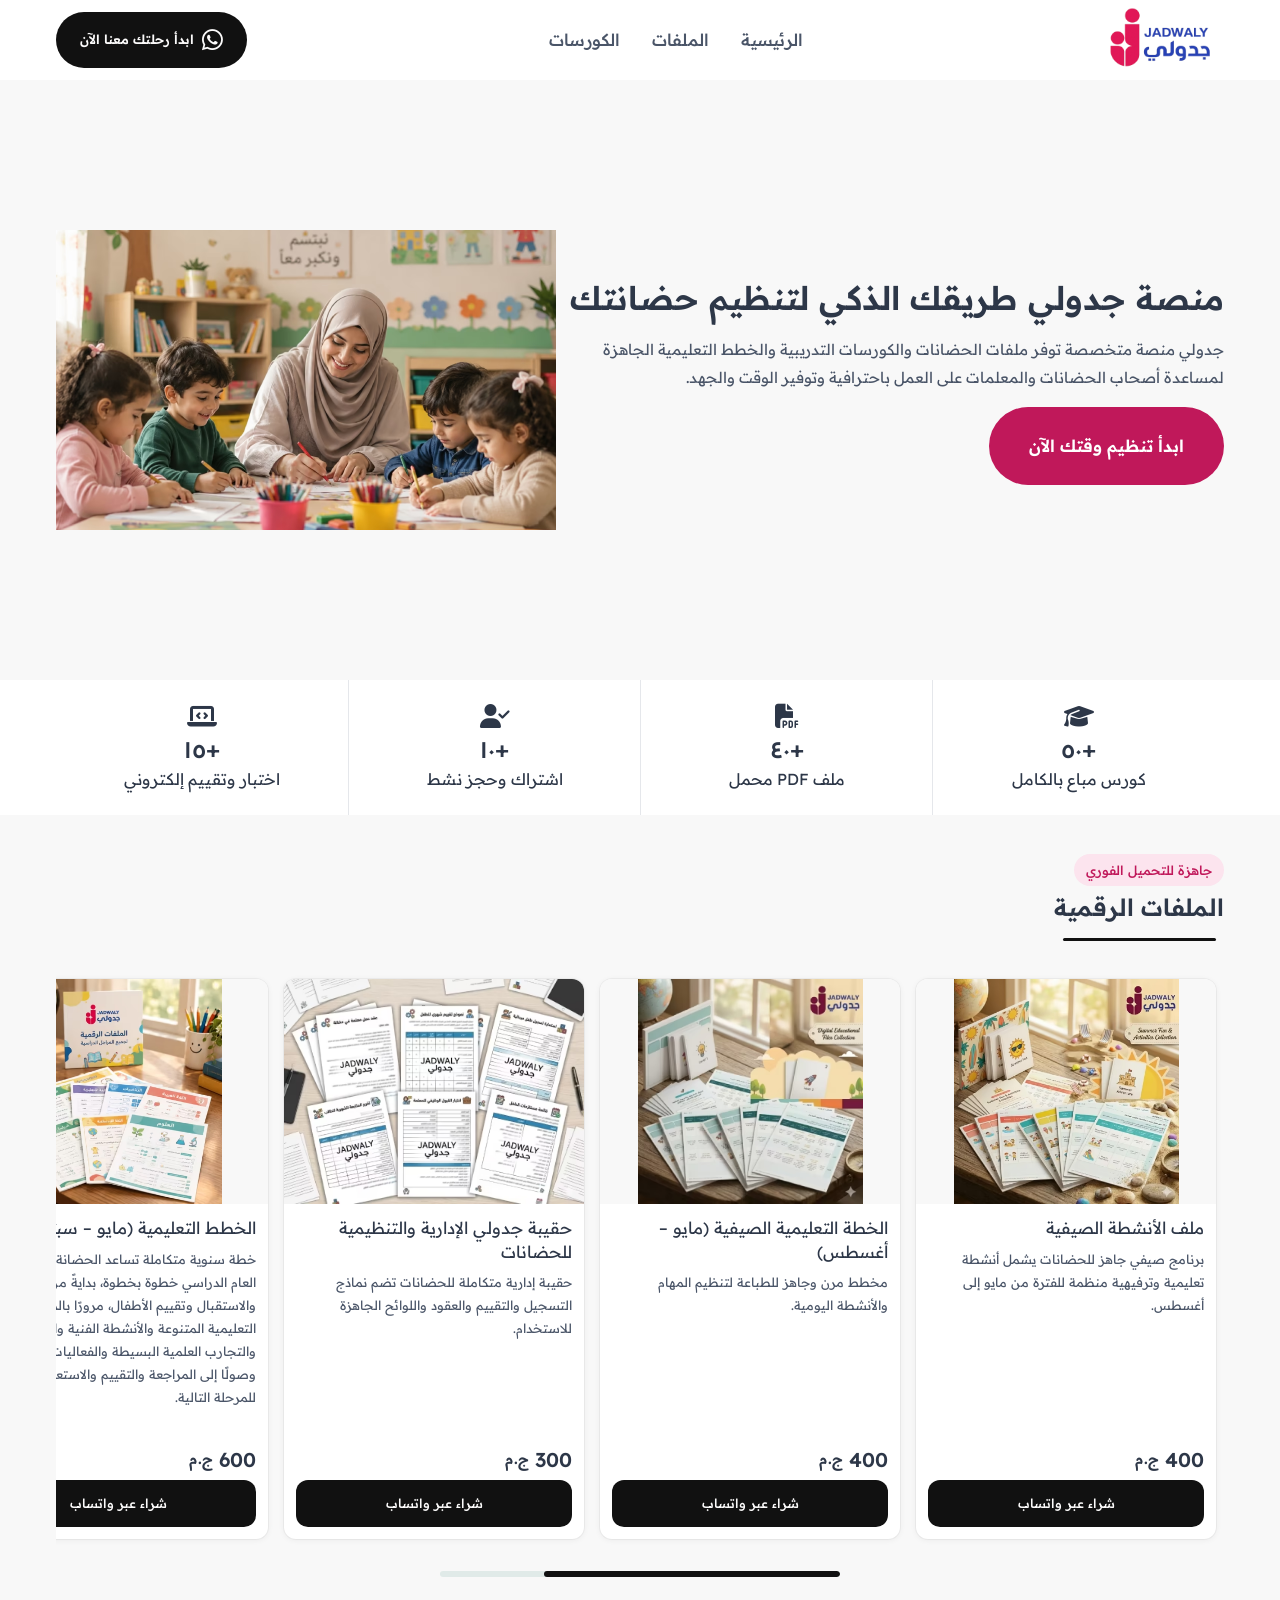
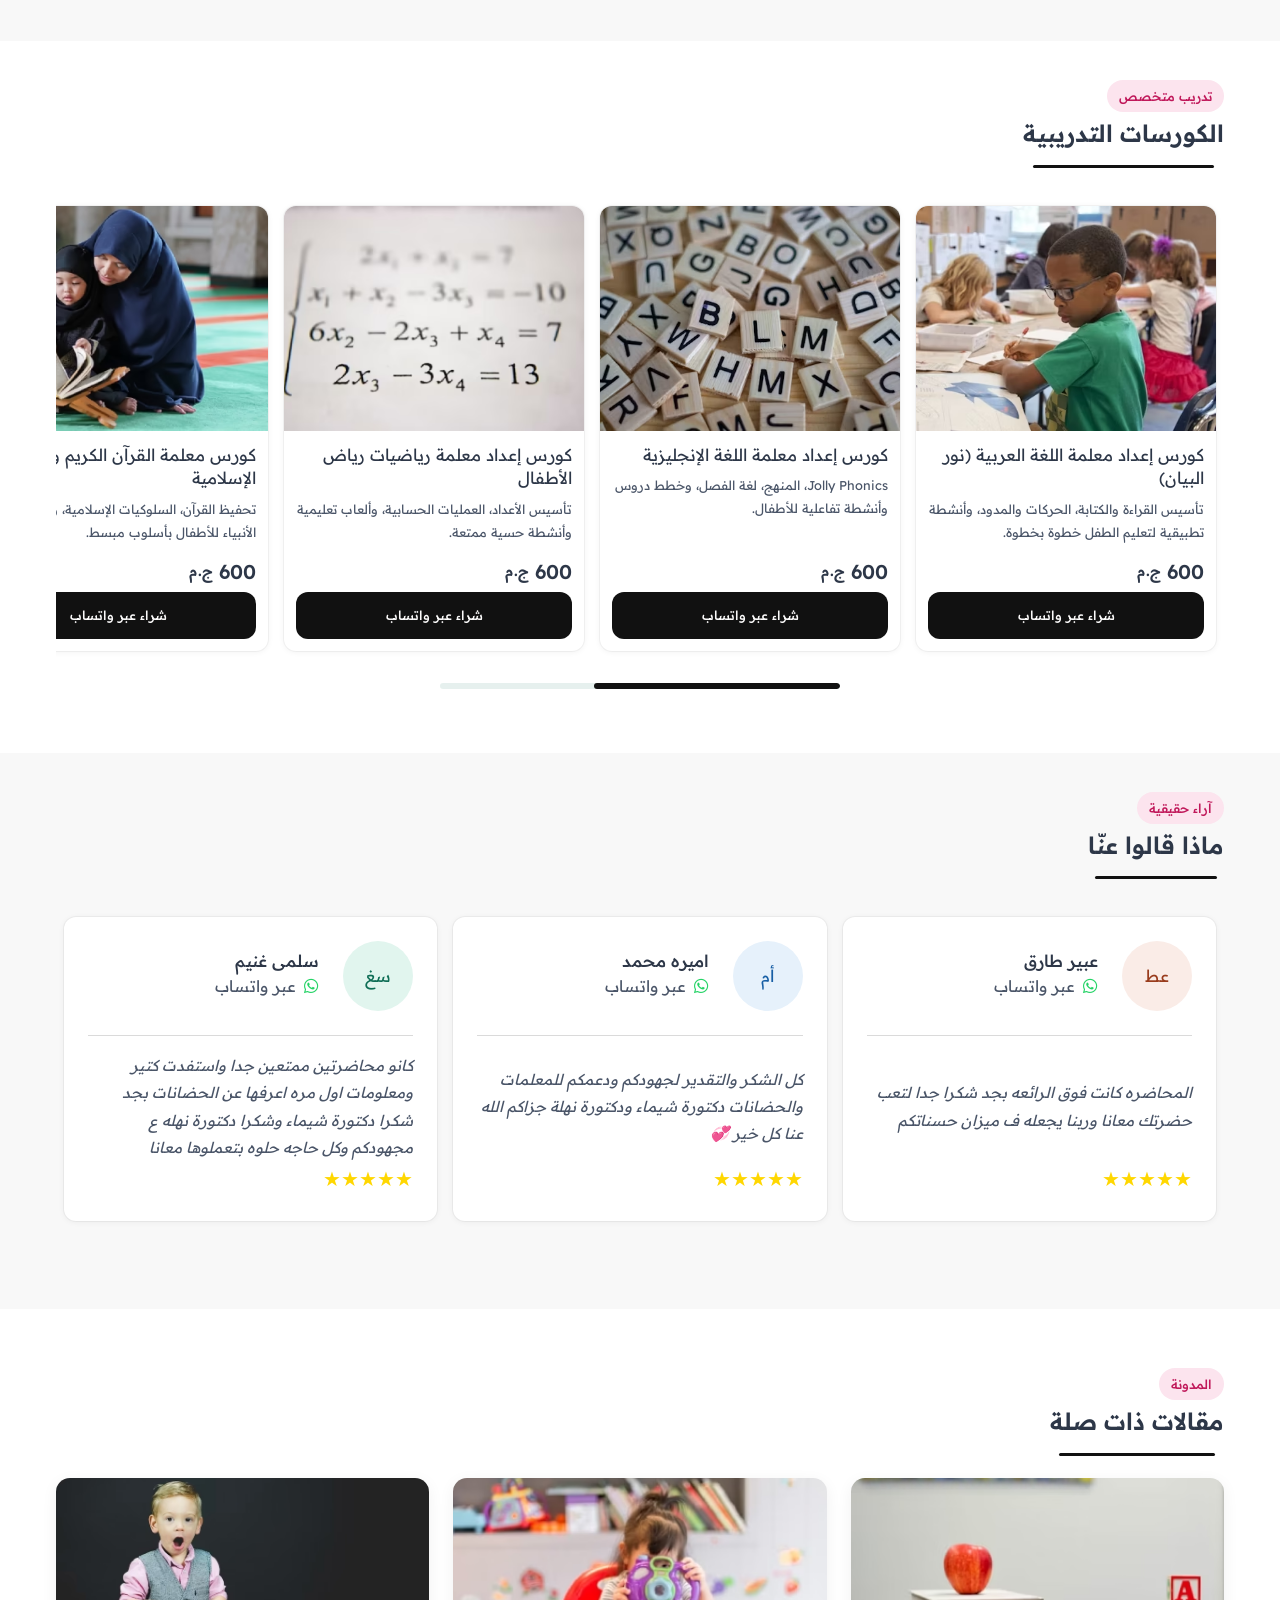
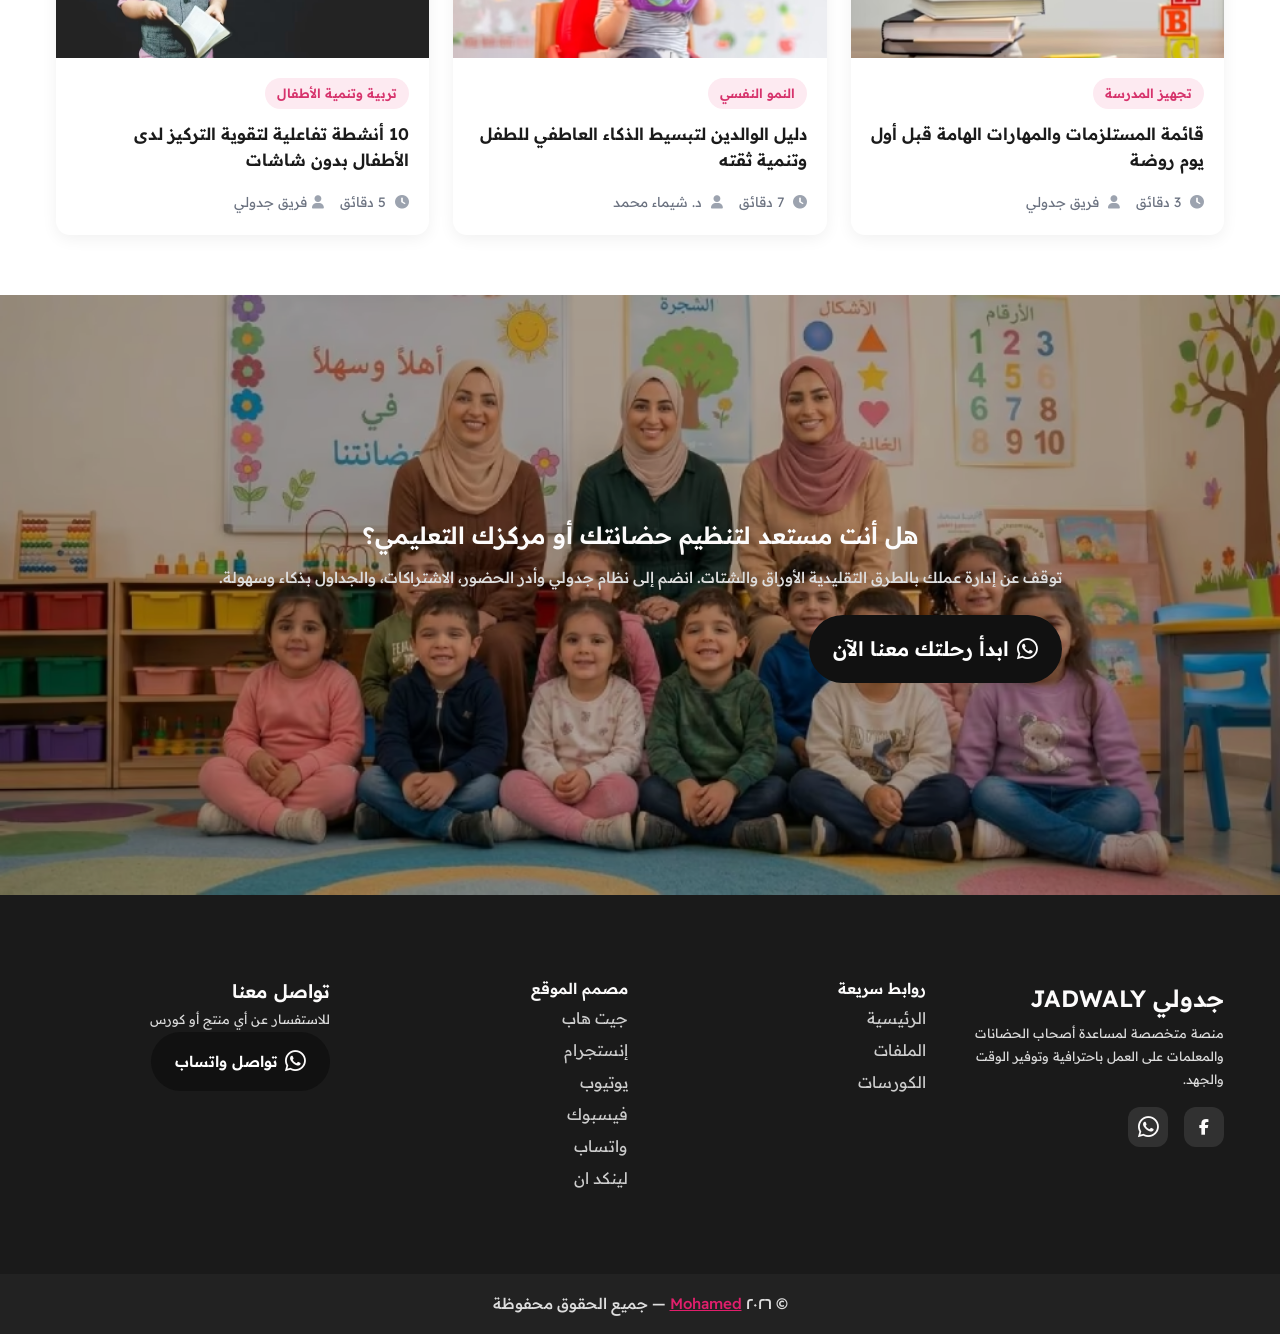
<file: index.html>
<!doctype html>
<html lang="ar" dir="rtl">
  <head>
    <meta charset="UTF-8" />
    <meta name="viewport" content="width=device-width, initial-scale=1.0" />
    <link
      rel="stylesheet"
      href="https://cdnjs.cloudflare.com/ajax/libs/font-awesome/6.5.1/css/all.min.css"
    />
    <link rel="stylesheet" href="style.css" />
    <link
      rel="shortcut icon"
      href="imgs/fav.avif"
      width="32"
      height="32"
      type="image/x-icon"
    />
    <meta
      name="description"
      content="جدولي منصة متخصصة توفر ملفات الحضانات والكورسات التدريبية والخطط التعليمية الجاهزة لأصحاب الحضانات والمعلمات"
    />
    <meta
      name="keywords"
      content="حضانات, إدارة حضانات, كورسات حضانات, ملفات حضانات, تنظيم حضانة"
    />
    <meta property="og:title" content="جدولي — طريقك الذكي لتنظيم حضانتك" />
    <meta
      property="og:description"
      content="ملفات وكورسات جاهزة لمساعدة أصحاب الحضانات على العمل باحترافية"
    />
    <meta
      property="og:image"
      content="https://mo7amedxv.github.io/jadwaly/imgs/og-image.png"
    />
    <meta property="og:url" content="https://mo7amedxv.github.io/jadwaly/" />
    <meta property="og:type" content="website" />
    <meta property="og:locale" content="ar_EG" />
    <title>جدولي — طريقك الذكي لتنظيم حضانتك</title>
  </head>
  <body>
    <header>
      <div class="container">
        <div class="logo-wrapper">
          <a href="#" class="logo">
            <img width="150" height="100" src="imgs/logo.avif" alt="logo"
          /></a>
        </div>
        <input type="checkbox" name="" id="menu-toggle" />
        <label for="menu-toggle" class="menu-btn">
          <span></span>
          <span></span>
          <span></span>
        </label>
        <ul>
          <li><a href="#">الرئيسية</a></li>
          <li><a href="#pdfs">الملفات</a></li>
          <li><a href="#courses">الكورسات</a></li>
        </ul>
        <a
          href="https://wa.me/201024165262?text=%D8%A7%D9%84%D8%B3%D9%84%D8%A7%D9%85%20%D8%B9%D9%84%D9%8A%D9%83%D9%85%D8%8C%20%D9%83%D9%86%D8%AA%20%D8%AD%D8%A7%D8%A8%D8%A8%20%D8%A7%D8%B3%D8%AA%D9%81%D8%B3%D8%B1%20%D8%B9%D9%86%20%D9%86%D8%B8%D8%A7%D9%85%20%D8%AC%D8%AF%D9%8block%20%D9%88%D8%A7%D9%84%D8%A7%D8%B4%D8%AA%D8%B1%D8%A7%D9%83%D8%A7%D8%AA"
          class="cta-btn header-cta"
          target="_blank"
        >
          <i class="fab fa-whatsapp"></i>
          ابدأ رحلتك معنا الآن
        </a>
      </div>
    </header>
    <section class="hero">
      <div class="container">
        <div class="hero-content">
          <div class="hero-text">
            <h1>
              منصة <span class="highlight">جدولي</span> طريقك الذكي لتنظيم
              حضانتك
            </h1>
            <p class="hero-subtitle">
              جدولي منصة متخصصة توفر ملفات الحضانات والكورسات التدريبية والخطط
              التعليمية الجاهزة لمساعدة أصحاب الحضانات والمعلمات على العمل
              باحترافية وتوفير الوقت والجهد.
            </p>
            <a href="#pdfs" class="btn-primary">ابدأ تنظيم وقتك الآن</a>
          </div>
          <div class="hero-img-wrapper">
            <img src="imgs/hero-img.avif" alt="" width="100%" height="300" />
          </div>
        </div>
      </div>
    </section>
    <section class="stats-section">
      <div class="container">
        <div class="stats-container">
          <div class="stat-item">
            <div class="stat-icon">
              <i class="fas fa-graduation-cap"></i>
            </div>
            <div class="stat-info">
              <span class="stat-number">+٥٠</span>
              <span class="stat-label">كورس مباع بالكامل</span>
            </div>
          </div>

          <div class="stat-item">
            <div class="stat-icon">
              <i class="fas fa-file-pdf"></i>
            </div>
            <div class="stat-info">
              <span class="stat-number">+٤٠</span>
              <span class="stat-label">ملف PDF محمل</span>
            </div>
          </div>

          <div class="stat-item">
            <div class="stat-icon">
              <i class="fas fa-user-check"></i>
            </div>
            <div class="stat-info">
              <span class="stat-number">+١٠</span>
              <span class="stat-label">اشتراك وحجز نشط</span>
            </div>
          </div>

          <div class="stat-item">
            <div class="stat-icon">
              <i class="fas fa-laptop-code"></i>
            </div>
            <div class="stat-info">
              <span class="stat-number">+١٥</span>
              <span class="stat-label">اختبار وتقييم إلكتروني</span>
            </div>
          </div>
        </div>
      </div>
    </section>
    <section id="pdfs" class="pdf-products">
      <div class="container">
        <div class="section-title">
          <span class="tag">جاهزة للتحميل الفوري</span>
          <h2 class="heading">الملفات الرقمية</h2>
        </div>
        <div class="product-grid" id="pdf-grid"></div>
      </div>
    </section>
    <section id="courses" class="courses-products">
      <div class="container">
        <div class="section-title">
          <span class="tag">تدريب متخصص </span>
          <h2 class="heading">الكورسات التدريبية</h2>
        </div>
        <div class="product-grid" id="courses-grid"></div>
      </div>
    </section>

    <section class="testimonials">
      <div class="container">
        <div class="section-title">
          <span class="tag">آراء حقيقية</span>
          <h2 class="heading">ماذا قالوا عنّا</h2>
        </div>
        <div class="testimonials-grid">
          <div class="card">
            <div class="card-header">
              <div class="profile-photo">عط</div>
              <div class="profile-info">
                <h3 class="user">عبير طارق</h3>
                <p class="source">
                  <i class="fa-brands fa-whatsapp"></i>
                  عبر واتساب
                </p>
              </div>
            </div>
            <p class="desc">
              المحاضره كانت فوق الرائعه بجد شكرا جدا لتعب حضرتك معانا وربنا
              يجعله ف ميزان حسناتكم
            </p>
            <p class="rating">★★★★★</p>
          </div>
          <div class="card">
            <div class="card-header">
              <div class="profile-photo">أم</div>
              <div class="profile-info">
                <h3 class="user">اميره محمد</h3>
                <p class="source">
                  <i class="fa-brands fa-whatsapp"></i>
                  عبر واتساب
                </p>
              </div>
            </div>
            <p class="desc">
              كل الشكر والتقدير لجهودكم ودعمكم للمعلمات والحضانات دكتورة شيماء
              ودكتورة نهلة جزاكم الله عنا كل خير 💞
            </p>
            <p class="rating">★★★★★</p>
          </div>
          <div class="card">
            <div class="card-header">
              <div class="profile-photo">سغ</div>
              <div class="profile-info">
                <h3 class="user">سلمى غنيم</h3>
                <p class="source">
                  <i class="fa-brands fa-whatsapp"></i>
                  عبر واتساب
                </p>
              </div>
            </div>
            <p class="desc">
              كانو محاضرتين ممتعين جدا واستفدت كتير ومعلومات اول مره اعرفها عن
              الحضانات بجد شكرا دكتورة شيماء وشكرا دكتورة نهله ع مجهودكم وكل
              حاجه حلوه بتعملوها معانا
            </p>
            <p class="rating">★★★★★</p>
          </div>
        </div>
      </div>
    </section>
    <section id="articles" class="articles-section">
      <div class="container">
        <div class="section-title">
          <span class="tag">المدونة</span>
          <h2 class="heading">مقالات ذات صلة</h2>
        </div>

        <div class="articles-grid">
          <a href="blogs/blog4.html" class="article-card">
            <div class="article-img">
              <img
                src="imgs/blog4.avif"
                width="400"
                height="180"
                alt="تجهيز حقيبة الروضة"
              />
            </div>
            <div class="article-body">
              <span class="article-tag">تجهيز المدرسة</span>
              <h3 class="article-title">
                قائمة المستلزمات والمهارات الهامة قبل أول يوم روضة
              </h3>
              <div class="article-meta">
                <span><i class="fas fa-clock"></i> 3 دقائق</span>
                <span><i class="fas fa-user"></i> فريق جدولي</span>
              </div>
            </div>
          </a>

          <a href="blogs/blog3.html" class="article-card">
            <div class="article-img">
              <img
                src="imgs/blog3.avif"
                width="400"
                height="180"
                alt="الذكاء العاطفي"
              />
            </div>
            <div class="article-body">
              <span class="article-tag">النمو النفسي</span>
              <h3 class="article-title">
                دليل الوالدين لتبسيط الذكاء العاطفي للطفل وتنمية ثقته
              </h3>
              <div class="article-meta">
                <span><i class="fas fa-clock"></i> 7 دقائق</span>
                <span><i class="fas fa-user"></i> د. شيماء محمد</span>
              </div>
            </div>
          </a>

          <a href="blogs/blog2.html" class="article-card">
            <div class="article-img">
              <img
                src="imgs/blog2.avif"
                alt="طفل يلعب بأنشطة تفاعلية بدون شاشات"
              />
            </div>
            <div class="article-body">
              <span class="article-tag">تربية وتنمية الأطفال</span>
              <h3 class="article-title">
                10 أنشطة تفاعلية لتقوية التركيز لدى الأطفال بدون شاشات
              </h3>
              <div class="article-meta">
                <span><i class="fas fa-clock"></i> 5 دقائق</span>
                <span><i class="fas fa-user"></i>فريق جدولي</span>
              </div>
            </div>
          </a>
        </div>
      </div>
    </section>
    <section class="cta-section">
      <div class="container">
        <h2 class="cta-heading">
          هل أنت مستعد لتنظيم حضانتك أو مركزك التعليمي؟
        </h2>
        <p class="cta-desc">
          توقف عن إدارة عملك بالطرق التقليدية الأوراق والشتات. انضم إلى نظام
          جدولي وأدر الحضور، الاشتراكات، والجداول بذكاء وسهولة.
        </p>
        <a
          href="https://wa.me/201024165262?text=%D8%A7%D9%84%D8%B3%D9%84%D8%A7%D9%85%20%D8%B9%D9%84%D9%8A%D9%83%D9%85%D8%8C%20%D9%83%D9%86%D8%AA%20%D8%AD%D8%A7%D8%A8%D8%A8%20%D8%A7%D8%B3%D8%AA%D9%81%D8%B3%D8%B1%20%D8%B9%D9%86%20%D9%86%D8%B8%D8%A7%D9%85%20%D8%AC%D8%AF%D9%88%D9%84%D9%8A%20%D9%88%D8%A7%D9%84%D8%A7%D8%B4%D8%AA%D8%B1%D8%A7%D9%83%D8%A7%D8%AA"
          class="cta-btn"
          target="_blank"
        >
          <i class="fab fa-whatsapp"></i>
          ابدأ رحلتك معنا الآن
        </a>
      </div>
    </section>
    <footer>
      <div class="container">
        <div class="footer-grid">
          <div class="footer-item">
            <h2 class="footer-heading heading">جدولي <span>JADWALY</span></h2>
            <p class="desc">
              منصة متخصصة لمساعدة أصحاب الحضانات والمعلمات على العمل باحترافية
              وتوفير الوقت والجهد.
            </p>
            <ul class="footer-links">
              <li>
                <a
                  target="_blank"
                  href="https://www.facebook.com/profile.php?id=61579392955780"
                  ><i class="fa-brands fa-facebook-f"></i
                ></a>
              </li>
              <li>
                <a
                  href="https://wa.me/201024165262?text=%D8%A7%D9%84%D8%B3%D9%84%D8%A7%D9%85%20%D8%B9%D9%84%D9%8A%D9%83%D9%85%D8%8C%20%D9%83%D9%86%D8%AA%20%D8%AD%D8%A7%D8%A8%D8%A8%20%D8%A7%D8%B3%D8%AA%D9%81%D8%B3%D8%B1%20%D8%B9%D9%86%20%D9%86%D8%B8%D8%A7%D9%85%20%D8%AC%D8%AF%D9%88%D9%84%D9%8A%20%D9%88%D8%A7%D9%84%D8%A7%D8%B4%D8%AA%D8%B1%D8%A7%D9%83%D8%A7%D8%AA"
                  target="_blank"
                >
                  <i class="fab fa-whatsapp" style="font-size: 1.5rem"></i>
                </a>
              </li>
            </ul>
          </div>
          <div class="footer-item">
            <h3 class="links-header">روابط سريعة</h3>
            <ul>
              <li><a href="#">الرئيسية</a></li>
              <li><a href="#pdfs">الملفات</a></li>
              <li><a href="#courses">الكورسات</a></li>
            </ul>
          </div>
          <div class="footer-item">
            <h3 class="links-header">مصمم الموقع</h3>
            <ul>
              <li>
                <a
                  target="_blank"
                  class="github"
                  href="https://github.com/mo7amedxv"
                  >جيت هاب</a
                >
              </li>
              <li>
                <a
                  target="_blank"
                  class="instagram"
                  href="https://www.instagram.com/mohamed.webdev/"
                  >إنستجرام</a
                >
              </li>
              <li>
                <a
                  target="_blank"
                  class="youtube"
                  href="https://www.youtube.com/@mohamedxv1"
                  >يوتيوب</a
                >
              </li>
              <li>
                <a
                  target="_blank"
                  class="facebook"
                  href="https://www.facebook.com/mohamed.hatem.602328"
                  >فيسبوك</a
                >
              </li>
              <li>
                <a
                  target="_blank"
                  class="whatsapp"
                  href="https://wa.me/201221121083?text=السلام%20عليكم،%20عايز%20موقع%20لشغلي%20ومحتاج%20أعرف%20التفاصيل"
                >
                  واتساب
                </a>
              </li>
              <li>
                <a
                  target="_blank"
                  class="linkedin"
                  href="https://www.linkedin.com/in/mohamed-hatem-webdev/"
                  >لينكد ان</a
                >
              </li>
            </ul>
          </div>
          <div class="footer-item">
            <h3 links-header>تواصل معنا</h3>
            <p class="desc">للاستفسار عن أي منتج أو كورس</p>
            <a
              href="https://wa.me/201024165262?text=%D8%A7%D9%84%D8%B3%D9%84%D8%A7%D9%85%20%D8%B9%D9%84%D9%8A%D9%83%D9%85%D8%8C%20%D9%83%D9%86%D8%AA%20%D8%AD%D8%A7%D8%A8%D8%A8%20%D8%A7%D8%B3%D8%AA%D9%81%D8%B3%D8%B1%20%D8%B9%D9%86%20%D9%86%D8%B8%D8%A7%D9%85%20%D8%AC%D8%AF%D9%88%D9%84%D9%8A%20%D9%88%D8%A7%D9%84%D8%A7%D8%B4%D8%AA%D8%B1%D8%A7%D9%83%D8%A7%D8%AA"
              class="cta-btn footer-btn"
              target="_blank"
            >
              <i class="fab fa-whatsapp"></i>
              تواصل واتساب
            </a>
          </div>
        </div>
      </div>
      <p class="copyright">
        © ٢٠٢٦
        <a
          class="developer"
          href="https://github.com/mo7amedxv"
          target="_blank"
          title="Visit Mohamed's GitHub"
          >Mohamed</a
        >
        — جميع الحقوق محفوظة
      </p>
    </footer>
    <script src="app.js" defer></script>
  </body>
</html>
</file>
<file: style.css>
@font-face {
  font-family: "Readex Pro Arabic";
  src: url("fonts/readex-pro-v27-arabic-regular.woff2") format("woff2");
  font-weight: 400;
  font-display: swap;
}

@font-face {
  font-family: "Readex Pro Arabic";
  src: url("fonts/readex-pro-v27-arabic-500.woff2") format("woff2");
  font-weight: 500;
  font-display: swap;
}

@font-face {
  font-family: "Readex Pro Arabic";
  src: url("fonts/readex-pro-v27-arabic-600.woff2") format("woff2");
  font-weight: 600;
  font-display: swap;
}
:root {
  --primary: #111111;
  --primary-hover: #c0185a;
  --bg-tag: #fce4ee;
  --primary-light: #fcfbfb;
  --accent: #2b31a1;
  --bg: #ffffff;
  --bg-section: #f8f8f8;
  --bg-card: #ffffff;
  --text: #2d3748;
  --text-muted: #4a5568;
  --whatsapp: #25d366;
  --whatsapp-hover: #1ebe5d;
  --header-bg: rgba(255, 255, 255, 0.15);
  --font: "Readex Pro Arabic", sans-serif;
  --transition: 150ms ease;
  --fw-regular: 400;
  --fw-medium: 500;
  --fw-bold: 600;
  --space-xxs: 0.25rem;
  --space-xs: 0.5rem;
  --space-sm: 0.75rem;
  --space-md: 1rem;
  --space-lg: 1.5rem;
  --space-xl: 2.5rem;
  --space-xxl: 5rem;
  --radius-sm: 6px;
  --radius-md: 12px;
  --radius-lg: 9999px;
  --fs-xs: clamp(0.6rem, 0.58rem + 0.15vw, 0.7rem);
  --fs-sm: clamp(0.7rem, 0.68rem + 0.2vw, 0.8rem);
  --fs-md: clamp(0.8rem, 0.78rem + 0.25vw, 0.95rem);
  --fs-lg: clamp(0.9rem, 0.88rem + 0.3vw, 1.05rem);
  --fs-xl: clamp(1rem, 0.95rem + 0.4vw, 1.25rem);
  --fs-xxl: clamp(1.2rem, 1.1rem + 0.5vw, 1.5rem);
  --fs-title: clamp(1.2rem, 1rem + 0.6vw, 1.7rem);
  --fs-hero: clamp(1.6rem, 1.4rem + 0.8vw, 2.8rem);
  --lh-tight: 1.3;
  --lh-body: 1.65;
}

* {
  margin: 0;
  padding: 0;
  box-sizing: border-box;
}
img {
  display: block;
  max-width: 100%;
}

body {
  font-family: var(--font);
  background-color: var(--bg);
  direction: rtl;
  line-height: 1.8;
  color: var(--text);
}

.container {
  max-width: 1200px;
  padding-inline: var(--space-md);
  margin: 0 auto;
}

.testimonials,
.pdf-products,
#courses {
  padding-top: var(--space-xl);
  padding-bottom: var(--space-xl);
}

header {
  background-color: rgba(255, 255, 255, 0.95);
  position: sticky;
  top: 0;
  z-index: 1000;
  transition: var(--transition);
}

a {
  color: white;
  text-decoration: none;
}

header a {
  font-weight: var(--fw-medium);
  font-size: var(--fs-lg);
  height: 100%;
  padding: var(--space-md);
  display: block;
  color: var(--text-muted);
}

header .logo {
  padding: 0;
}

header .logo img {
  height: 80px;
  width: auto;
  display: block;
}

header a:not(.logo, .header-cta):hover {
  color: var(--primary);
}

header .container {
  display: flex;
  align-items: center;
  justify-content: space-between;
}

header ul {
  display: flex;
  list-style: none;
}

#menu-toggle {
  display: none;
}

.hero {
  display: flex;
  align-items: center;
  justify-content: center;
  background-color: var(--bg-section);
  background-size: 40px 40px;
  min-height: 600px;
  position: relative;
}
.hero-content {
  display: grid;
  grid-template-columns: 1fr auto;
  place-items: center;
  place-content: center;
}
.hero-subtitle,
.hero h1,
.btn-primary {
  z-index: 99;
  position: relative;
}

.hero-subtitle {
  color: var(--text-muted);
  font-weight: var(--fw-regular);
  font-size: var(--fs-md);
  margin-bottom: var(--space-md);
  display: block;
}

.hero h1 {
  color: var(--text);
  font-size: var(--fs-hero);
  font-weight: var(--fw-bold);
  margin-bottom: var(--space-md);
  line-height: 1.4;
}

.btn-primary {
  background-color: var(--primary-hover);
  padding: var(--space-lg) var(--space-xl);
  font-size: var(--fs-lg);
  transition: var(--transition);
  font-weight: var(--fw-bold);
  display: block;
  width: fit-content;
}
.hero-img-wrapper img {
  object-fit: cover;
}
@media (min-width: 769px) and (max-width: 900px) {
  .hero-content {
    gap: var(--space-md);
  }
  .hero-img-wrapper {
    width: 320px;
  }
}
@media (min-width: 901px) and (max-width: 5000px) {
  .hero-img-wrapper img {
    width: 500px;
  }
  .hero-img-wrapper {
    width: 500px;
  }
}

.btn-primary:hover {
  background-color: #e11f6c;
  transform: translateY(-5px);
}
.developer {
  text-decoration: underline;
  color: #e11f6c;
}
.developer:hover {
  color: #ff2a7f;
}
.menu-btn {
  display: none;
  flex-direction: column;
  width: 35px;
  height: 25px;
  justify-content: space-between;
}

.menu-btn span {
  width: 100%;
  height: 3px;
  background-color: var(--text);
  transition: var(--transition);
  border-radius: var(--radius-sm);
}

#menu-toggle:checked ~ .menu-btn span:nth-child(1) {
  transform: rotate(-45deg) translate(-8px, 10px);
}

#menu-toggle:checked ~ .menu-btn span:nth-child(2) {
  opacity: 0;
  transform: translate(-10px, 10px);
}

#menu-toggle:checked ~ .menu-btn span:nth-child(3) {
  transform: rotate(45deg) translate(-6px, -7px);
}

.heading {
  font-size: var(--fs-title);
  position: relative;
  width: fit-content;
  color: var(--text);
  line-height: 2;
}

.heading:before {
  content: "";
  background-color: var(--primary);
  width: 90%;
  height: 3px;
  position: absolute;
  bottom: -10px;
  right: 5%;
  border-radius: var(--radius-sm);
}

.card {
  background-color: var(--bg-card);
  min-width: 300px;
  border-radius: var(--radius-md);
  margin: var(--space-xs);
  overflow: hidden;
  flex: 1;
  display: flex;
  flex-direction: column;
  scroll-snap-align: start;
  box-shadow:
    0 1px 6px rgba(0, 0, 0, 0.06),
    0 0 0 1px rgba(0, 0, 0, 0.04);
}
.card:hover {
  box-shadow:
    0 4px 12px rgb(0 0 0 / 10%),
    0 1px 4px rgb(0 0 0 / 7%);
}

.card-content {
  padding: var(--space-sm);
  display: flex;
  flex-direction: column;
  flex-grow: 1;
  gap: var(--space-xs);
}
.card-img-wrapper {
  max-height: 300px;
  min-height: 200px;
  background-color: #f8f8f8;
}
.card-img-wrapper img {
  object-fit: contain;
  height: 100%;
  aspect-ratio: 4 / 3;
  display: block;
}
#courses-grid .card-img-wrapper img {
  object-fit: cover;
}
.card-content h3 {
  font-weight: var(--fw-regular);
  font-size: var(--fs-lg);
  color: var(--text);
  line-height: 1.4;
}

.product-grid {
  width: 100%;
  padding-top: var(--space-xl);
  align-items: stretch;
  overflow-x: auto;
  display: flex;
  scrollbar-width: none;
  -ms-overflow-style: none;
}

.product-grid::-webkit-scrollbar {
  display: none;
}

.card img {
  width: 100%;
  position: relative;
}

.card img:after {
  content: "⚠️ عذراً، لم يتم تحميل صورة " attr(alt);
  display: flex;
  align-items: center;
  justify-content: center;
  position: absolute;
  top: 0;
  left: 0;
  width: 100%;
  height: 100%;
  background-color: var(--bg-card);
  color: var(--text);
  font-size: var(--fs-md);
  font-weight: var(--fw-bold);
  padding: var(--space-sm);
  text-align: center;
  box-sizing: border-box;
  border: 1px dashed var(--text-muted);
  border-radius: var(--radius-sm) var(--radius-sm) 0 0;
  overflow: hidden;
}
.currency {
  display: inline-block;
  color: var(--text);
  font-size: var(--fs-md);
  transform: translateY(-3px);
}
.buy-btn {
  display: block;
  text-align: center;
  background-color: var(--primary);
  color: var(--primary-light);
  padding: var(--space-sm);
  font-size: var(--fs-sm);
  transition: var(--transition);
  font-weight: var(--fw-medium);
  border-radius: var(--radius-md);
}

.price {
  color: var(--text);
  font-size: var(--fs-xl);
  line-height: 2;
  font-weight: var(--fw-bold);
}

.desc {
  color: var(--text-muted);
  font-size: var(--fs-sm);
}

.buy-btn:hover,
.cta-btn:hover {
  background-color: var(--primary-hover);
}

.testimonials-grid {
  display: grid;
  grid-template-columns: repeat(auto-fit, minmax(280px, 1fr));
  padding-block: var(--space-xl);
  place-content: center;
  justify-items: center;
  align-items: stretch;
}

.testimonials-grid .card {
  padding: var(--space-lg);
  min-width: auto;
  justify-content: space-between;
}

.testimonials-grid .card .desc {
  font-size: var(--fs-md);
  font-style: italic;
  color: var(--text-muted);
  margin-top: var(--space-md);
}

.rating {
  font-size: var(--fs-xl);
  color: gold;
}

.fa-whatsapp {
  color: var(--whatsapp);
  font-size: var(--fs-lg);
}

.card .user {
  line-height: 1.2;
  font-weight: var(--fw-medium);
  font-size: var(--fs-lg);
}

.source {
  color: var(--text-muted);
  display: flex;
  align-items: center;
  gap: var(--space-xs);
}

.card-header {
  border-bottom: 1px solid rgba(0, 0, 0, 0.144);
  display: flex;
  align-items: center;
  gap: var(--space-lg);
  padding-bottom: var(--space-lg);
}

.card .profile-photo {
  background-color: #e1f5ee;
  color: #0f6e56;
  width: 70px;
  height: 70px;
  aspect-ratio: 1/1;
  border-radius: 50%;
  display: flex;
  align-items: center;
  justify-content: center;
  text-align: center;
  font-size: var(--fs-lg);
}

.testimonials-grid .card:nth-of-type(1) .profile-photo {
  background-color: #faece7;
  color: #993c1d;
}

.testimonials-grid .card:nth-of-type(2) .profile-photo {
  background: #e6f1fb;
  color: #185fa5;
}

#pdfs,
.testimonials {
  background: var(--bg-section);
}

.card-footer {
  margin-top: auto;
}

.tag {
  color: var(--primary-hover);
  padding: var(--space-xs) var(--space-sm);
  border-radius: var(--radius-lg);
  font-size: var(--fs-sm);
  font-weight: var(--fw-medium);
  background-color: var(--bg-tag);
}

.cta-section {
  background: url("imgs/cta-img.avif") no-repeat center/cover;
  padding-top: var(--space-xxl);
  padding-bottom: var(--space-xxl);
  text-align: center;
  height: 600px;
  position: relative;
  display: grid;
  place-items: center;
  * {
    z-index: 999;
    position: relative;
  }
}
.cta-section:after {
  position: absolute;
  content: "";
  top: 0;
  right: 0;
  width: 100%;
  height: 100%;
  background-color: rgba(0, 0, 0, 0.3);
}

.cta-heading {
  color: var(--primary-light);
  font-size: var(--fs-title);
  line-height: 2.4;
  display: flex;
  align-items: center;
  justify-content: center;
}

.cta-desc {
  color: #ddd;
  justify-self: center;
  font-size: var(--fs-md);
  font-weight: var(--fw-medium);
}

.cta-btn {
  display: flex;
  align-items: center;
  justify-content: center;
  font-size: var(--fs-xl);
  background-color: var(--primary);
  width: fit-content;
  font-weight: var(--fw-bold);
  justify-self: center;
  margin-top: var(--space-lg);
  padding: var(--space-md) var(--space-lg);
  transition: var(--transition);
}
.footer-btn:hover {
  background-color: var(--primary-hover);
}
.fab {
  font-size: var(--fs-xxl);
  margin-left: 0.5rem;
  color: var(--primary-light);
}

.stats-container {
  display: grid;
  grid-template-columns: repeat(auto-fit, minmax(200px, 1fr));
  line-height: 1.5;
}

.stat-item,
.stat-info {
  display: grid;
  text-align: center;
}

.stat-item {
  position: relative;
  padding-bottom: var(--space-lg);
  padding-top: var(--space-lg);
}

@media (min-width: 847px) {
  .stat-item:not(:last-of-type) {
    border-left: 1px solid #e5e7eb;
  }
}

.stat-label {
  font-weight: var(--fw-regular);
}

.stat-number {
  font-size: var(--fs-xxl);
  font-weight: var(--fw-medium);
}

.stat-icon i {
  font-size: var(--fs-xxl);
}

.scroll-indicator-wrap {
  padding-inline: var(--space-sm);
  margin-top: var(--space-sm);
  margin-bottom: var(--space-lg);
}

.scroll-track {
  height: 6px;
  background-color: rgba(15, 110, 86, 0.1);
  border-radius: var(--radius-lg);
  overflow: hidden;
  max-width: 400px;
  margin: 0 auto;
  margin-top: var(--space-lg);
}

.scroll-thumb {
  height: 100%;
  background-color: var(--primary);
  border-radius: var(--radius-lg);
}

.scroll-thumb:hover,
.scroll-thumb:active {
  background-color: var(--primary-hover);
}

footer {
  background-color: #1a1a1a;
  color: var(--primary-light);
}

footer .desc {
  color: #ddd;
}

.footer-heading::before {
  display: none;
}

.footer-heading {
  color: var(--primary-light);
}

.copyright {
  text-align: center;
  justify-self: center;
  font-size: var(--fs-md);
  color: #ddd;
  padding-top: var(--space-md);
  padding-bottom: var(--space-md);
  font-weight: var(--fw-medium);
  background-color: #222;
  width: 100%;
}

.footer-grid {
  padding-bottom: var(--space-xxl);
  padding-top: var(--space-xxl);
  display: grid;
  align-items: start;
  justify-content: center;
  grid-template-columns: repeat(auto-fit, minmax(220px, 1fr));
  gap: var(--space-lg);
}

footer ul {
  list-style: none;
  line-height: 2;
}

.links-header {
  font-size: var(--fs-md);
}

.footer-item ul a {
  color: #ccc;
}

.footer-item ul a:hover {
  color: var(--primary-hover);
}

.footer-links:nth-last-of-type(1) {
  display: flex;
  gap: var(--space-md);
}

.footer-links:nth-last-of-type(1) i {
  color: var(--primary-light);
  aspect-ratio: 1/1;
  width: 40px;
  height: 40px;
  background-color: rgba(255, 255, 255, 0.1);
  padding: var(--space-sm);
  border-radius: var(--radius-md);
  display: flex;
  align-items: center;
  justify-content: center;
  margin-top: var(--space-md);
}

.footer-links:nth-last-of-type(1) i:hover {
  background-color: rgba(255, 255, 255, 0.5);
}

.footer-btn {
  font-size: var(--fs-md);
  justify-self: unset;
  margin: 0;
  background-color: var(--primary);
}

.header-cta {
  color: var(--primary-light);
  font-size: var(--fs-sm);
  margin: 0;
  transition: var(--transition);
  background-color: var(--primary);
}

.header-cta:hover .fab {
  color: var(--primary-light);
}

.header-cta:hover {
  background-color: var(--primary-hover);
  color: var(--primary-light);
}

.btn-primary,
.cta-btn {
  border-radius: var(--radius-lg);
}

@media (max-width: 768px) {
  .btn-primary {
    justify-self: center;
  }
  .testimonials-grid {
    padding-block: var(--space-md);
  }
  .hero-content {
    grid-template-columns: 1fr;
    padding-block: var(--space-sm);
  }
  .hero-text {
    padding-top: var(--space-md);
    text-align: center;
  }
  header {
    background-color: var(--bg);
  }
  header .container {
    padding-inline: 1rem;
    position: relative;
  }
  .hero-content {
    gap: var(--space-lg);
  }
  header ul {
    position: absolute;
    width: 100%;
    background-color: var(--bg);
    flex-direction: column;
    text-align: center;
    top: 100%;
    right: 0;
    z-index: 9999;
    visibility: hidden;
    opacity: 0;
    transform: translateY(-10px);
    transition: var(--transition);
    padding-bottom: var(--space-md);
  }

  #menu-toggle:checked ~ ul {
    visibility: visible;
    opacity: 1;
    transform: translateY(0);
  }

  header ul li a {
    border-top: 1px solid rgba(0, 0, 0, 0.05);
  }

  .menu-btn {
    display: flex;
    cursor: pointer;
  }

  .header-cta {
    display: none;
  }
  .btn-primary {
    padding: var(--space-md) var(--space-lg);
  }

  .footer-grid {
    display: flex;
    flex-direction: column;
    align-items: flex-start;
    gap: var(--space-xl);
  }
}

@media (max-width: 500px) {
  .card {
    min-width: 60vw;
    scroll-snap-align: center;
  }
  .card-img-wrapper {
    height: 180px;
  }
  .card img {
    height: 180px;
  }
  .card .desc {
    font-size: var(--fs-sm);
  }
}

button {
  width: fit-content;
}

html {
  scroll-behavior: smooth;
  scrollbar-width: thin;
  scrollbar-color: var(--primary) var(--bg-section);
}

::-webkit-scrollbar {
  width: 10px;
}

::-webkit-scrollbar-track {
  background: var(--bg-section);
}

::-webkit-scrollbar-thumb {
  background: var(--primary);
  border-radius: 9999px;
  border: 2px solid var(--bg-section);
}
#courses,
#pdfs {
  scroll-margin-top: 80px;
}
.articles-section {
  padding: 60px 0;
}

.articles-grid {
  display: grid;
  grid-template-columns: repeat(3, 1fr);
  gap: 24px;
  margin-top: 32px;
}

.article-card {
  background: #fff;
  border-radius: 14px;
  overflow: hidden;
  box-shadow: 0 4px 16px rgba(0, 0, 0, 0.06);
  transition:
    transform 0.25s ease,
    box-shadow 0.25s ease;
}

.article-card:hover {
  transform: translateY(-4px);
  box-shadow: 0 10px 24px rgba(0, 0, 0, 0.1);
}

.article-img {
  width: 100%;
  height: 180px;
  overflow: hidden;
}

.article-img img {
  width: 100%;
  height: 100%;
  object-fit: cover;
  display: block;
}

.article-body {
  padding: 20px;
}

.article-tag {
  display: inline-block;
  background: #fdeaf1;
  color: #d6336c;
  font-size: 0.8rem;
  font-weight: 600;
  padding: 4px 12px;
  border-radius: 20px;
  margin-bottom: 12px;
}

.article-title {
  font-size: 1.05rem;
  font-weight: 600;
  line-height: 1.6;
  color: #1a1a1a;
  margin-bottom: 16px;
}

.article-meta {
  display: flex;
  align-items: center;
  gap: 16px;
  font-size: 0.85rem;
  color: #6b7280;
}

.article-meta i {
  margin-left: 5px;
  color: #9ca3af;
}

@media (max-width: 900px) {
  .articles-grid {
    grid-template-columns: 1fr;
  }
}
</file>
